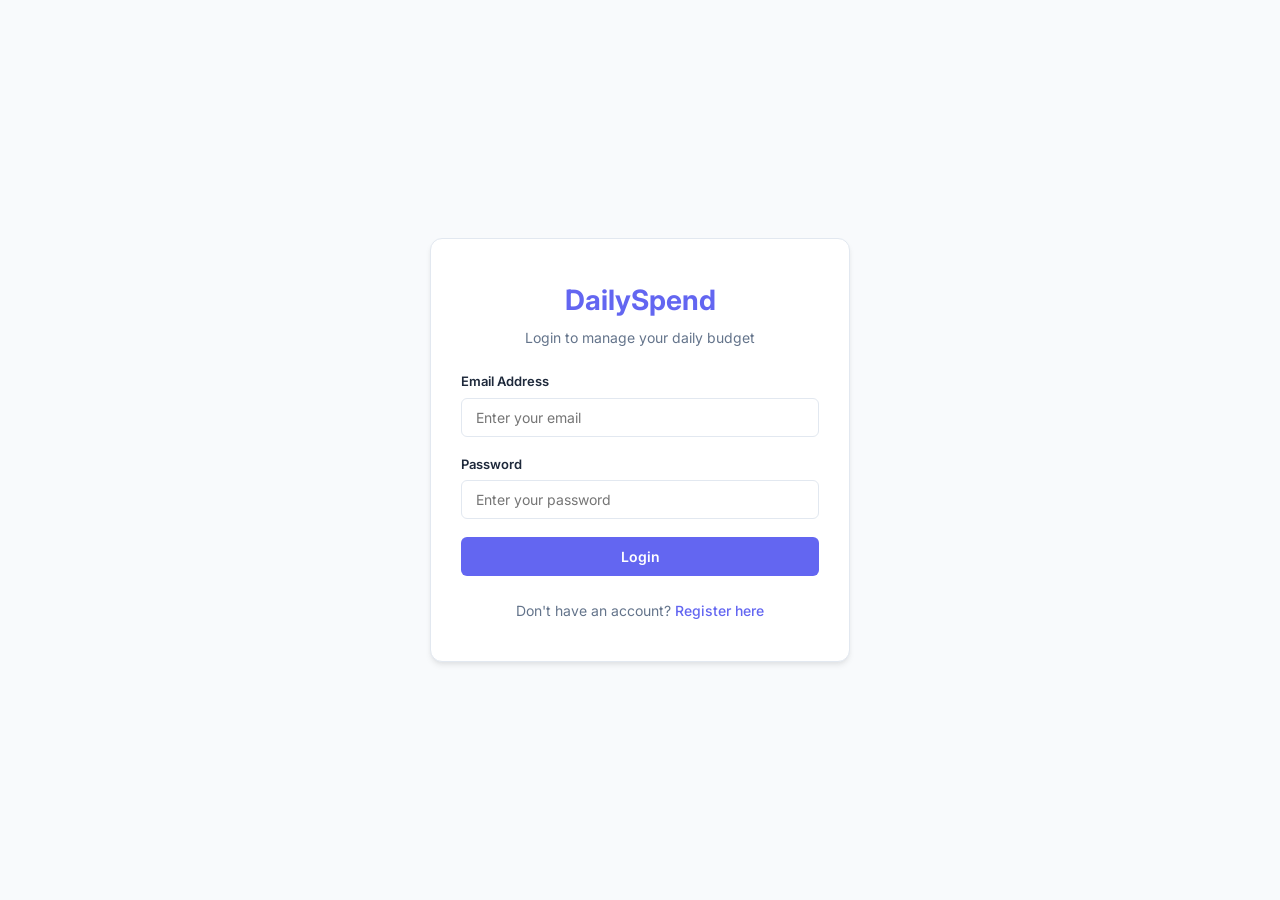
<file: index.html>
<!DOCTYPE html>
<html lang="en">
<head>
    <meta charset="UTF-8">
    <meta name="viewport" content="width=device-width, initial-scale=1.0">
    <title>Dashboard - DailySpend</title>

    <link rel="stylesheet" href="css/style.css">
</head>
<body> 
    <!-- Header Section -->
    <header class="app-header">
        <div class="header-container">
            <div class="brand">
                <h2>DailySpend</h2> <!--Logo/Title-->
            </div>
            <div class="user-nav">
                <!--Placeholder for username-->
                <span class="user-name" id="welcomeText">Welcome, User!</span>
                <button id="logoutBtn" class="btn btn-logout">Logout</button>
            </div>
        </div>
    </header>

    <!--Main Section-->
    <main class="dashboard-container">
        <!--1. Statistics Summary Grid (3 Cards)-->
        <section class="summary-grid">
            <!-- Income Card -->
            <div class="summary-card income">
                <span class="summary-label">Total Income</span>
                <span class="summary-amount" id="totalIncome">&#8360; 0.00</span>
            </div>

            <!-- Expense Card-->
            <div class="summary-card expense">
                <span class="summary-label">Total Expenses</span>
                <span class="summary-amount" id="totalExpenses">&#8360; 0.00</span>
            </div>

            <!-- Net Balance Card-->
            <div class="summary-card balance">
                <span class="summary-label">Current Balance</span>
                <span class="summary-amount" id="currentBalance">&#8360; 0.00</span>
            </div>
        </section>

        <!-- 2. Workspace Grid -->
        <section class="dashboard-workspace">

            <!-- LEFT COLUMN: Form to Add/Edit Transactions -->
            <div class="card">
                <h3 class="card-title" id="formTitle">Add New Transaction</h3>

                <form id="transactionForm">

                    <!-- Hidden Input to track if we are Editing an existing transaction -->
                    <input type="hidden" id="editingId" value="">

                    <!-- Transaction Title -->
                    <div class="form-group">
                        <label for="transTitle">Transaction Title</label>
                        <input type="text" id="transTitle" class="form-control" placeholder="e.g., Grocery Shopping" required>
                    </div>

                    <!-- Transaction Amount -->
                    <div class="form-group">
                        <label for="transAmount">Amount (Rs.)</label>
                        <input type="number" id="transAmount" class="form-control" placeholder="e.g., 45.50" step="0.01" required>
                    </div>

                     <!-- Transaction Type (Income vs Expense) -->
                    <div class="form-group">
                        <label for="transType">Transaction Type</label>
                        <select id="transType" class="form-control" required>
                            <option value="" disabled selected>Select Type</option>
                            <option value="income">Income</option>
                            <option value="expense">Expense</option>
                        </select>
                    </div>

                    <!-- Category -->
                    <div class="form-group">
                        <label for="transCategory">Category</label>
                        <select id="transCategory" class="form-control" required>
                            <option value="" disabled selected>Select Category</option>
                            <option value="Salary">Salary</option>
                            <option value="Food">Food</option>
                            <option value="Rent">Rent</option>
                            <option value="Entertainment">Entertainment</option>
                            <option value="Utilities">Utilities</option>
                            <option value="Other">Other</option>
                        </select>
                    </div>

                    <!-- Date -->
                    <div class="form-group">
                        <label for="transDate">Date</label>
                        <input type="date" id="transDate" class="form-control" required>
                    </div>

                    <!-- Action Buttons (Add/Save and Cancel) -->
                    <div class="form-actions">
                        <button type="submit" id="submitBtn" class="btn btn-primary">Add Transaction</button>
                        <!-- Cancel edit button (hidden by default, displayed only when editing) -->
                        <button type="button" id="cancelBtn" class="btn btn-secondary" style="display: none;">Cancel</button>
                    </div>

                </form>
            </div>

            <!-- RIGHT COLUMN: Filters and Transaction History -->
            <div>

                <!-- Filters bar: Search input and filter dropdowns -->
                <div class="filter-bar">
                    <!-- Text Search Filter -->
                    <input type="text" id="searchVal" class="form-control" placeholder="Search by title...">
                    
                    <!-- Category Filter -->
                    <select id="filterCategory" class="form-control">
                        <option value="all">All Categories</option>
                        <option value="Salary">Salary</option>
                        <option value="Food">Food</option>
                        <option value="Rent">Rent</option>
                        <option value="Entertainment">Entertainment</option>
                        <option value="Utilities">Utilities</option>
                        <option value="Other">Other</option>
                    </select>

                    <!-- Type Filter -->
                    <select id="filterType" class="form-control">
                        <option value="all">All Types</option>
                        <option value="income">Income</option>
                        <option value="expense">Expense</option>
                    </select>
                </div>

                <!-- Transactions Container -->
                <div class="card">
                    <h3 class="card-title">Transaction History</h3>

                    <!-- This div is populated dynamically by dashboard.js -->
                    <div id="transactionList" class="transactions-wrapper">
                        <!-- Dynamic transactions go here, or the empty state placeholder below -->
                        <div class="empty-state" id="emptyState">
                            No transactions found. Add a transaction to get started!
                        </div>
                    </div>

                </div>

            </div>
        </section>
    </main>

    <!-- Link to Dashboard JavaScript Logic -->
    <script src="js/dashboard.js"></script>
</body>
</html>
</file>
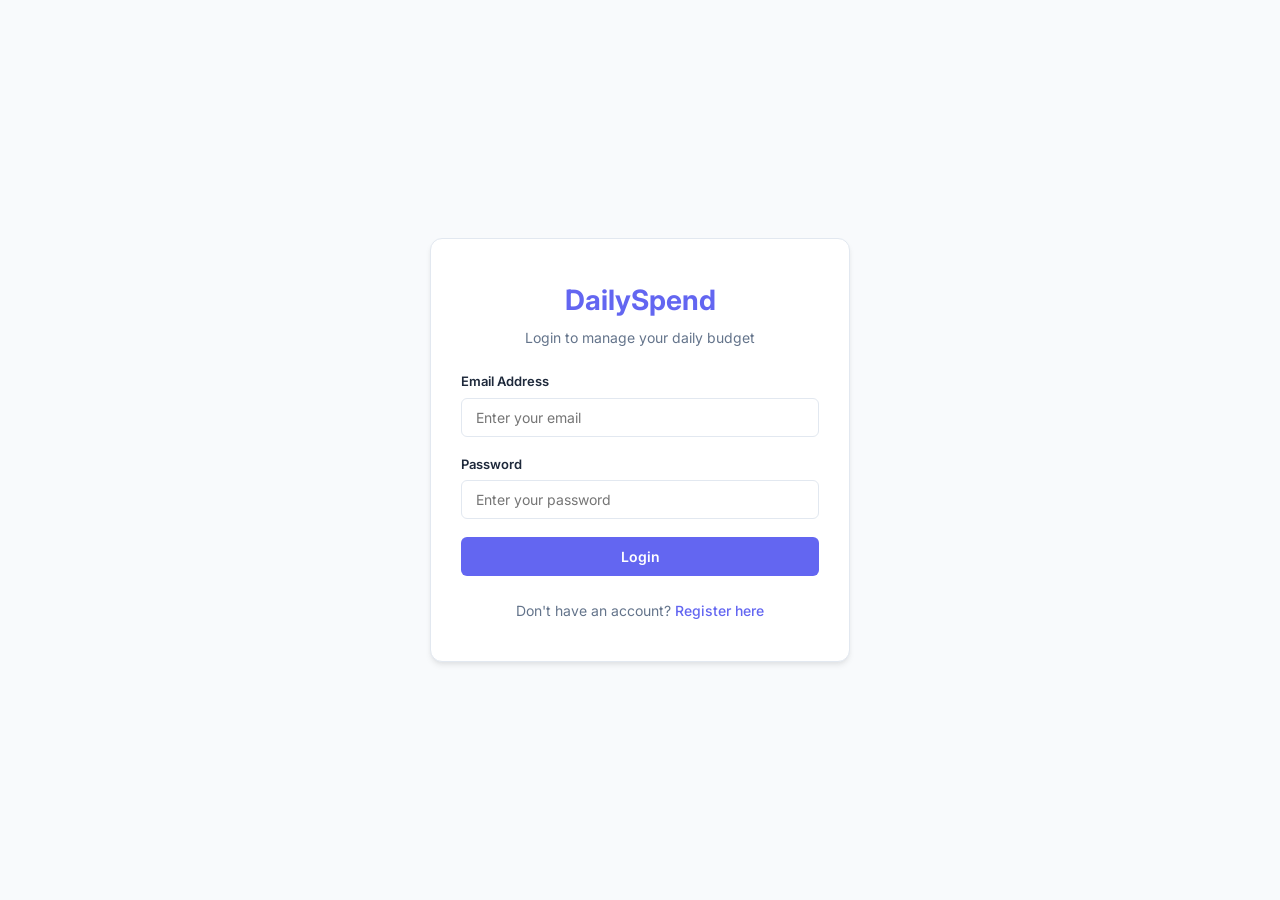
<file: login.html>
<!DOCTYPE html>
<html lang="en">
<head>
    <meta charset="UTF-8">
    <meta name="viewport" content="width=device-width, initial-scale=1.0">
    <title>Login - DailySpend</title>

    <link rel="stylesheet" href="css/style.css">
</head>
<body>
    <!-- Full-screen wrapper to center the card on the page -->
    <div class="auth-wrapper">

        <!-- Login Card Container -->
        <div class="auth-card">

            <!-- Brand & Description Header -->
            <div class="auth-header">
                <h1>DailySpend</h1>
                <p>Login to manage your daily budget</p>
            </div>

            <!-- Alert box to display validation errors dynamically using JavaScript -->
            <div id="alert" class="alert alert-danger"></div>

            <!-- Login Form -->
             <form id="loginForm">

                <!-- Email Input Group -->
                <div class="form-group">
                    <label for="email">Email Address</label>
                    <input type="email" id="email" class="form-control" placeholder="Enter your email" required autocomplete="email">
                </div>

                <!-- Password Input Group -->
                <div class="form-group">
                    <label for="password">Password</label>
                    <input type="password" id="password" class="form-control" placeholder="Enter your password" required autocomplete="current-password">
                </div>

                <!-- Submit Button -->
                <button type="submit" class="btn btn-primary">Login</button>
            </form>

            <!-- Navigation to the Register Page -->
            <div class="auth-footer">
                Don't have an account? <a href="register.html">Register here</a>
            </div>

        </div>
    </div>

    <!-- Link to Login JavaScript Logic -->
    <script src="js/login.js"></script>
</body>
</html>
</file>
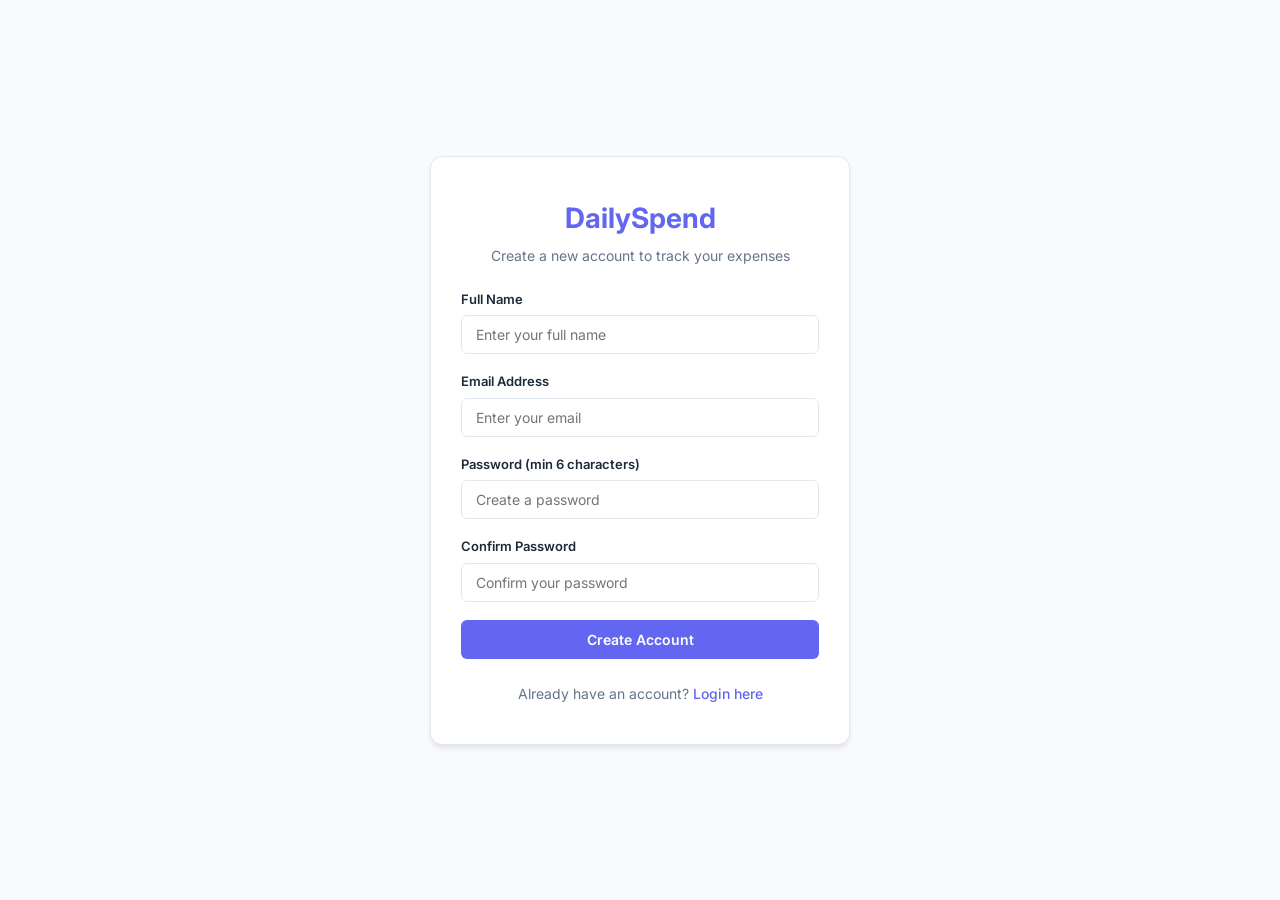
<file: register.html>
<!DOCTYPE html>
<html lang="en">
<head>
    <meta charset="UTF-8">
    <meta name="viewport" content="width=device-width, initial-scale=1.0">
    <title>Register - DailySpend</title>

    <link rel="stylesheet" href="css/style.css">
</head>
<body>
    <!-- Full-screen wrapper to center the card on the page -->
    <div class="auth-wrapper">

        <!-- Register Card Container -->
        <div class="auth-card">

            <!-- Brand & Description Header -->
            <div class="auth-header">
                <h1>DailySpend</h1>
                <p>Create a new account to track your expenses</p>
            </div>

            <!-- Alert box to display validation errors dynamically using JavaScript -->
            <div id="alert" class="alert alert-danger"></div>

            <!-- Registration Form -->
            <form id="registerForm">

                <!-- Full Name Input Group -->
                <div class="form-group">
                    <label for="fullName">Full Name</label>
                    <input type="text" id="fullName" class="form-control" placeholder="Enter your full name" required autocomplete="name">
                </div>

                <!-- Email Input Group -->
                <div class="form-group">
                    <label for="email">Email Address</label>
                    <input type="email" id="email" class="form-control" placeholder="Enter your email" required autocomplete="email">
                </div>

                <!-- Password Input Group -->
                <div class="form-group">
                    <label for="password">Password (min 6 characters)</label>
                    <input type="password" id="password" class="form-control" placeholder="Create a password" required autocomplete="new-password">
                </div>

                <!-- Confirm Password Input Group -->
                <div class="form-group">
                    <label for="confirmPassword">Confirm Password</label>
                    <input type="password" id="confirmPassword" class="form-control" placeholder="Confirm your password" required autocomplete="new-password">
                </div>

                <!-- Submit Button -->
                <button type="submit" class="btn btn-primary">Create Account</button>
            </form>

            <!-- Navigation to the Login Page -->
            <div class="auth-footer">
                Already have an account? <a href="login.html">Login here</a>
            </div>

        </div>
    </div>

    <!-- Link to Registration JavaScript Logic -->
    <script src="js/register.js"></script>
</body>
</html>
</file>
<file: css/style.css>
@import url('https://fonts.googleapis.com/css2?family=Inter:wght@300;400;500;600;700&display=swap');

/* Theme Variables (Colors, Spacing, and Shadows) */
:root {
  --primary: #6366f1;         /* Main Indigo Accent */
  --primary-hover: #4f46e5;   /* Darker Indigo for Hover states */
  --bg-color: #f8fafc;        /* Soft Slate gray background */
  --card-bg: #ffffff;         /* Pure white for card backgrounds */
  --text-main: #1e293b;       /* Dark slate for main body text */
  --text-muted: #64748b;     /* Slate gray for secondary text/subtitles */
  --border-color: #e2e8f0;    /* Light gray border color */
  
  /* Status Colors */
  --income: #10b981;          /* Green color for income status */
  --income-bg: #ecfdf5;       /* Light green background for income badge */
  --expense: #ef4444;         /* Red/Rose color for expense status */
  --expense-bg: #fef2f2;      /* Light red background for expense badge */
  --balance: #3b82f6;         /* Blue color for general balance */
  --balance-bg: #eff6ff;      /* Light blue background for balance badge */
  
  /* Layout settings */
  --max-width: 1200px;
  --transition: all 0.2s ease;
  --shadow-sm: 0 1px 3px rgba(0, 0, 0, 0.05), 0 1px 2px rgba(0, 0, 0, 0.02);
  --shadow-md: 0 4px 6px -1px rgba(0, 0, 0, 0.08), 0 2px 4px -1px rgba(0, 0, 0, 0.04);
}

/* 1. Base Reset Styles
   ========================================================================== */
* {
  margin: 0;
  padding: 0;
  box-sizing: border-box; /* Ensures padding and borders are included in total width/height */
}

body {
  font-family: 'Inter', -apple-system, BlinkMacSystemFont, "Segoe UI", Roboto, sans-serif;
  background-color: var(--bg-color);
  color: var(--text-main);
  line-height: 1.5;
  min-height: 100vh;
}

/* 2. Auth Page Styles (Login & Registration)
  ========================================================================== */
.auth-wrapper {
  display: flex;
  justify-content: center;
  align-items: center;
  min-height: 100vh;
  padding: 20px;
}

.auth-card {
  background-color: var(--card-bg);
  border: 1px solid var(--border-color);
  border-radius: 12px;
  padding: 40px 30px;
  width: 100%;
  max-width: 420px;
  box-shadow: var(--shadow-md);
}

.auth-header {
  text-align: center;
  margin-bottom: 24px;
}

.auth-header h1 {
  font-size: 28px;
  font-weight: 700;
  color: var(--primary);
  margin-bottom: 6px;
}

.auth-header p {
  color: var(--text-muted);
  font-size: 14px;
}

.auth-footer {
  text-align: center;
  margin-top: 24px;
  font-size: 14px;
  color: var(--text-muted);
}

.auth-footer a {
  color: var(--primary);
  text-decoration: none;
  font-weight: 500;
}

.auth-footer a:hover {
  text-decoration: underline;
}

/* Alert Notification Styles */
.alert {
  padding: 10px 14px;
  border-radius: 6px;
  margin-bottom: 20px;
  font-size: 14px;
  display: none; /* Hidden by default, toggled via JS */
}

.alert-danger {
  background-color: var(--expense-bg);
  color: var(--expense);
  border: 1px solid rgba(239, 68, 68, 0.2);
}

.alert-success {
  background-color: var(--income-bg);
  color: var(--income);
  border: 1px solid rgba(16, 185, 129, 0.2);
}

/* 3. Form Control Styles
  ========================================================================== */
.form-group {
  margin-bottom: 18px;
}

.form-group label {
  display: block;
  font-size: 13px;
  font-weight: 600;
  color: var(--text-main);
  margin-bottom: 6px;
}

.form-control {
  width: 100%;
  padding: 10px 14px;
  font-family: inherit;
  font-size: 14px;
  border: 1px solid var(--border-color);
  border-radius: 6px;
  background-color: #ffffff;
  outline: none;
  transition: var(--transition);
}

.form-control:focus {
  border-color: var(--primary);
  box-shadow: 0 0 0 3px rgba(99, 102, 241, 0.15); /* Light glowing focus ring */
}

.btn {
  display: inline-flex;
  justify-content: center;
  align-items: center;
  width: 100%;
  padding: 11px 16px;
  font-family: inherit;
  font-size: 14px;
  font-weight: 600;
  border-radius: 6px;
  border: none;
  cursor: pointer;
  transition: var(--transition);
}

.btn-primary {
  background-color: var(--primary);
  color: #ffffff;
}

.btn-primary:hover {
  background-color: var(--primary-hover);
}

.btn-danger {
  background-color: var(--expense);
  color: #ffffff;
}

.btn-danger:hover {
  background-color: #dc2626;
}

.btn-secondary {
  background-color: #e2e8f0;
  color: var(--text-main);
}

.btn-secondary:hover {
  background-color: #cbd5e1;
}

/* Inline action buttons */
.btn-sm {
  width: auto;
  padding: 6px 12px;
  font-size: 12px;
  border-radius: 4px;
}

/* 4. Dashboard Structure Layout
  ========================================================================== */
.app-header {
  background-color: var(--card-bg);
  border-bottom: 1px solid var(--border-color);
  padding: 16px 24px;
  position: sticky;
  top: 0;
  z-index: 100;
}

.header-container {
  max-width: var(--max-width);
  margin: 0 auto;
  display: flex;
  justify-content: space-between;
  align-items: center;
}

.brand {
  display: flex;
  align-items: center;
  gap: 8px;
}

.brand h2 {
  font-size: 20px;
  font-weight: 700;
  color: var(--primary);
}

.user-nav {
  display: flex;
  align-items: center;
  gap: 16px;
}

.user-name {
  font-size: 14px;
  font-weight: 500;
  color: var(--text-muted);
}

.btn-logout {
  width: auto;
  background-color: transparent;
  color: var(--text-muted);
  border: 1px solid var(--border-color);
  padding: 6px 12px;
  font-size: 13px;
  font-weight: 500;
}

.btn-logout:hover {
  background-color: #f1f5f9;
  color: var(--text-main);
  border-color: #cbd5e1;
}

/* Main Dashboard Wrapper */
.dashboard-container {
  max-width: var(--max-width);
  margin: 0 auto;
  padding: 30px 20px;
}

/* 5. Summary Cards (Income, Expense, Balance)
   ========================================================================== */
.summary-grid {
  display: grid;
  grid-template-columns: repeat(3, 1fr); /* 3 Equal columns */
  gap: 20px;
  margin-bottom: 30px;
}

.summary-card {
  background-color: var(--card-bg);
  border: 1px solid var(--border-color);
  border-radius: 10px;
  padding: 20px;
  box-shadow: var(--shadow-sm);
  display: flex;
  flex-direction: column;
}

.summary-label {
  font-size: 13px;
  font-weight: 600;
  text-transform: uppercase;
  letter-spacing: 0.5px;
  color: var(--text-muted);
  margin-bottom: 8px;
}

.summary-amount {
  font-size: 28px;
  font-weight: 700;
}

.summary-card.income {
  border-left: 5px solid var(--income);
}
.summary-card.income .summary-amount {
  color: var(--income);
}

.summary-card.expense {
  border-left: 5px solid var(--expense);
}
.summary-card.expense .summary-amount {
  color: var(--expense);
}

.summary-card.balance {
  border-left: 5px solid var(--balance);
}
.summary-card.balance .summary-amount {
  color: var(--balance);
}

/* 6. Two-Column Workspace Layout (Form vs. List)
  ========================================================================== */
.dashboard-workspace {
  display: grid;
  grid-template-columns: 1fr 2fr;
  /* Form takes 1/3, List takes 2/3 */
  gap: 30px;
  align-items: start;
}

.card {
  background-color: var(--card-bg);
  border: 1px solid var(--border-color);
  border-radius: 10px;
  padding: 24px;
  box-shadow: var(--shadow-sm);
}

.card-title {
  font-size: 16px;
  font-weight: 700;
  margin-bottom: 20px;
  padding-bottom: 10px;
  border-bottom: 1px solid var(--border-color);
}

/* Form inline helper button rules */
.form-actions {
  display: flex;
  gap: 10px;
}

/* 7. Filters Section
  ========================================================================== */
.filter-bar {
  display: flex;
  flex-wrap: wrap;
  /* Wraps on smaller screens */
  gap: 12px;
  margin-bottom: 20px;
}

.filter-bar .form-control {
  flex: 1;
  min-width: 150px;
}

.filter-bar input[type="text"] {
  flex: 2;
  /* Search input gets more space */
}

/*  8. Transactions List Section
  ========================================================================== */
.transactions-wrapper {
  display: flex;
  flex-direction: column;
  gap: 12px;
}

.empty-state {
  text-align: center;
  padding: 40px 20px;
  color: var(--text-muted);
  font-size: 14px;
  background-color: #f1f5f9;
  border-radius: 8px;
  border: 2px dashed var(--border-color);
}

/* Transaction Card Row */
.transaction-item {
  background-color: var(--card-bg);
  border: 1px solid var(--border-color);
  border-radius: 8px;
  padding: 14px 18px;
  display: flex;
  justify-content: space-between;
  align-items: center;
  transition: var(--transition);
}

.transaction-item:hover {
  transform: translateY(-2px);
  box-shadow: var(--shadow-sm);
}

.trans-details {
  display: flex;
  flex-direction: column;
  gap: 4px;
}

.trans-title {
  font-weight: 600;
  font-size: 15px;
  color: var(--text-main);
}

.trans-meta {
  display: flex;
  align-items: center;
  gap: 12px;
  font-size: 12px;
  color: var(--text-muted);
}

.trans-category {
  background-color: #f1f5f9;
  padding: 2px 8px;
  border-radius: 4px;
  font-weight: 500;
}

.trans-right {
  display: flex;
  align-items: center;
  gap: 18px;
}

.trans-amount {
  font-size: 16px;
  font-weight: 700;
}

/* Badge highlights */
.amount-income {
  color: var(--income);
}

.amount-expense {
  color: var(--expense);
}

/* Action button configurations */
.trans-actions {
  display: flex;
  gap: 6px;
}

.btn-icon {
  background: none;
  border: none;
  cursor: pointer;
  padding: 6px;
  border-radius: 4px;
  color: var(--text-muted);
  transition: var(--transition);
}

.btn-icon:hover {
  background-color: #f1f5f9;
  color: var(--text-main);
}

.btn-edit:hover {
  color: var(--primary);
}

.btn-delete:hover {
  color: var(--expense);
}

/* SVG Icon details */
.btn-icon svg {
  width: 16px;
  height: 16px;
  display: block;
}

/*  9. Responsive Design (Mobile / Tablet Queries)
  ========================================================================== */
/* Medium Screens (e.g. Tablets) */
@media (max-width: 900px) {
  .dashboard-workspace {
    grid-template-columns: 1fr;
    /* Stack layout vertically */
  }

  .summary-grid {
    gap: 12px;
  }

  .summary-amount {
    font-size: 22px;
  }
}


/* Small Screens (e.g. Mobile Phones) */
@media (max-width: 600px) {
  .summary-grid {
    grid-template-columns: 1fr;
    /* Stack statistics card vertically */
  }

  .app-header {
    padding: 12px 16px;
  }

  .user-name {
    display: none;
    /* Hide welcome text to save space on small mobiles */
  }

  .auth-card {
    padding: 24px 18px;
  }

  .transaction-item {
    flex-direction: column;
    align-items: flex-start;
    gap: 12px;
  }

  .trans-right {
    width: 100%;
    justify-content: space-between;
  }
}
</file>
